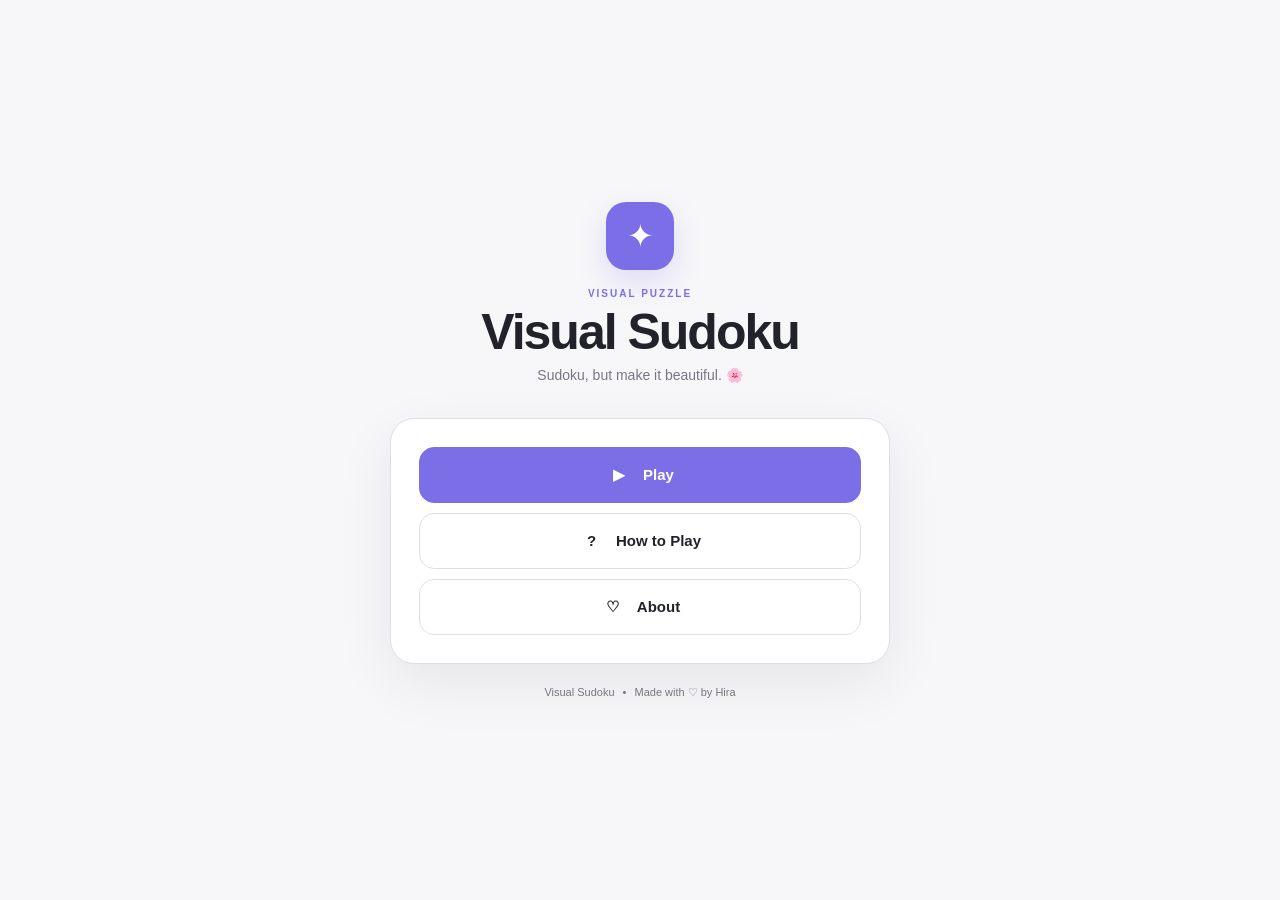
<file: index.html>
<!DOCTYPE html>
<html lang="en">

<head>

    <meta charset="UTF-8">

    <meta
        name="viewport"
        content="width=device-width, initial-scale=1.0"
    >

    <meta
        name="theme-color"
        content="#f7f7f9"
    >

    <meta
        name="description"
        content="Visual Sudoku - a beautiful themed Sudoku puzzle game."
    >

    <title>Visual Sudoku</title>

    <link
        rel="stylesheet"
        href="css/menu.css"
    >

</head>


<body>

    <main class="menu-container">

        <!-- LOGO / TITLE -->

        <section class="menu-header">

            <div class="logo">
                ✦
            </div>

            <p class="eyebrow">
                VISUAL PUZZLE
            </p>

            <h1>
                Visual Sudoku
            </h1>

            <p class="tagline">
                Sudoku, but make it beautiful. 🌸
            </p>

        </section>


        <!-- MAIN MENU -->

        <section
            id="mainMenu"
            class="menu-panel"
        >

            <button
                id="playButton"
                class="menu-button primary"
                type="button"
            >
                <span class="button-icon">
                    ▶
                </span>

                <span>
                    Play
                </span>
            </button>


            <button
                id="howToPlayButton"
                class="menu-button"
                type="button"
            >
                <span class="button-icon">
                    ?
                </span>

                <span>
                    How to Play
                </span>
            </button>


            <button
                id="aboutButton"
                class="menu-button"
                type="button"
            >
                <span class="button-icon">
                    ♡
                </span>

                <span>
                    About
                </span>
            </button>

        </section>


        <!-- =========================
             PLAY SETTINGS
        ========================== -->

        <section
            id="playSettings"
            class="menu-panel hidden"
        >

            <button
                id="backFromPlay"
                class="back-button"
                type="button"
            >
                ← Back
            </button>


            <h2>
                Create Your Puzzle
            </h2>

            <p class="panel-description">
                Choose your difficulty and your world.
            </p>


            <!-- DIFFICULTY -->

            <div class="selection-section">

                <h3>
                    Difficulty
                </h3>

                <div class="choice-grid">

                    <button
                        class="choice-button difficulty-choice"
                        data-value="easy"
                        type="button"
                    >
                        <span class="choice-icon">
                            🌱
                        </span>

                        <span>
                            Easy
                        </span>
                    </button>


                    <button
                        class="choice-button difficulty-choice selected"
                        data-value="medium"
                        type="button"
                    >
                        <span class="choice-icon">
                            🌿
                        </span>

                        <span>
                            Medium
                        </span>
                    </button>


                    <button
                        class="choice-button difficulty-choice"
                        data-value="hard"
                        type="button"
                    >
                        <span class="choice-icon">
                            🌳
                        </span>

                        <span>
                            Hard
                        </span>
                    </button>

                </div>

            </div>


            <!-- THEME -->

            <div class="selection-section">

                <h3>
                    Theme
                </h3>

                <div class="choice-grid">

                    <button
                        class="choice-button theme-choice selected"
                        data-value="numbers"
                        type="button"
                    >
                        <span class="choice-icon">
                            123
                        </span>

                        <span>
                            Numbers
                        </span>
                    </button>


                    <button
                        class="choice-button theme-choice"
                        data-value="fruits"
                        type="button"
                    >
                        <span class="choice-icon">
                            🍎
                        </span>

                        <span>
                            Fruits
                        </span>
                    </button>


                    <button
                        class="choice-button theme-choice"
                        data-value="flowers"
                        type="button"
                    >
                        <span class="choice-icon">
                            🌸
                        </span>

                        <span>
                            Flowers
                        </span>
                    </button>

                </div>

            </div>


            <button
                id="startGameButton"
                class="menu-button primary start-button"
                type="button"
            >
                Start Game
                <span>→</span>
            </button>

        </section>


        <!-- =========================
             HOW TO PLAY
        ========================== -->

        <section
            id="howToPlay"
            class="info-panel hidden"
        >

            <button
                id="backFromHowToPlay"
                class="back-button"
                type="button"
            >
                ← Back
            </button>


            <h2>
                How to Play
            </h2>


            <div class="instructions">

                <div class="instruction">

                    <span class="instruction-number">
                        1
                    </span>

                    <p>
                        Fill every empty cell of the
                        9×9 board.
                    </p>

                </div>


                <div class="instruction">

                    <span class="instruction-number">
                        2
                    </span>

                    <p>
                        Each row must contain every
                        symbol exactly once.
                    </p>

                </div>


                <div class="instruction">

                    <span class="instruction-number">
                        3
                    </span>

                    <p>
                        Each column must contain every
                        symbol exactly once.
                    </p>

                </div>


                <div class="instruction">

                    <span class="instruction-number">
                        4
                    </span>

                    <p>
                        Each 3×3 square must also contain
                        every symbol exactly once.
                    </p>

                </div>


                <div class="instruction">

                    <span class="instruction-number">
                        5
                    </span>

                    <p>
                        Numbers, fruits and flowers all
                        follow exactly the same Sudoku rules.
                    </p>

                </div>


                <div class="instruction">

                    <span class="instruction-number">
                        6
                    </span>

                    <p>
                        If you make a mistake, the cell
                        will turn red. ❤️‍🩹
                    </p>

                </div>


                <div class="instruction">

                    <span class="instruction-number">
                        7
                    </span>

                    <p>
                        Need help? Use the Hint button
                        to reveal a correct symbol.
                    </p>

                </div>

            </div>


            <div class="tip">

                💡
                <strong>Tip:</strong>
                Take your time. Sudoku is about logic,
                not speed.

            </div>

        </section>


        <!-- =========================
             ABOUT
        ========================== -->

        <section
            id="about"
            class="info-panel hidden"
        >

            <button
                id="backFromAbout"
                class="back-button"
                type="button"
            >
                ← Back
            </button>


            <div class="about-icon">
                🌸
            </div>


            <h2>
                About Visual Sudoku
            </h2>


            <p class="about-text">

                Visual Sudoku is a themed Sudoku game
                created by <strong>Hira</strong>.

                <br><br>

                Instead of using only traditional numbers,
                the game lets you explore Sudoku through
                beautiful visual themes such as fruits
                and flowers.

                <br><br>

                It was created with a simple idea:

                <strong>
                    logic games can be beautiful too.
                </strong>

            </p>


            <div class="creator-card">

                <span>
                    Created by
                </span>

                <strong>
                    Hira
                </strong>


                <a
                    href="mailto:hirafuyu2003@gmail.com"
                >
                    hirafuyu2003@gmail.com
                </a>

            </div>

        </section>


        <!-- FOOTER -->

        <footer>

            Visual Sudoku

            <span>•</span>

            Made with ♡ by Hira

        </footer>

    </main>


    <script src="js/menu.js"></script>

</body>

</html>
</file>
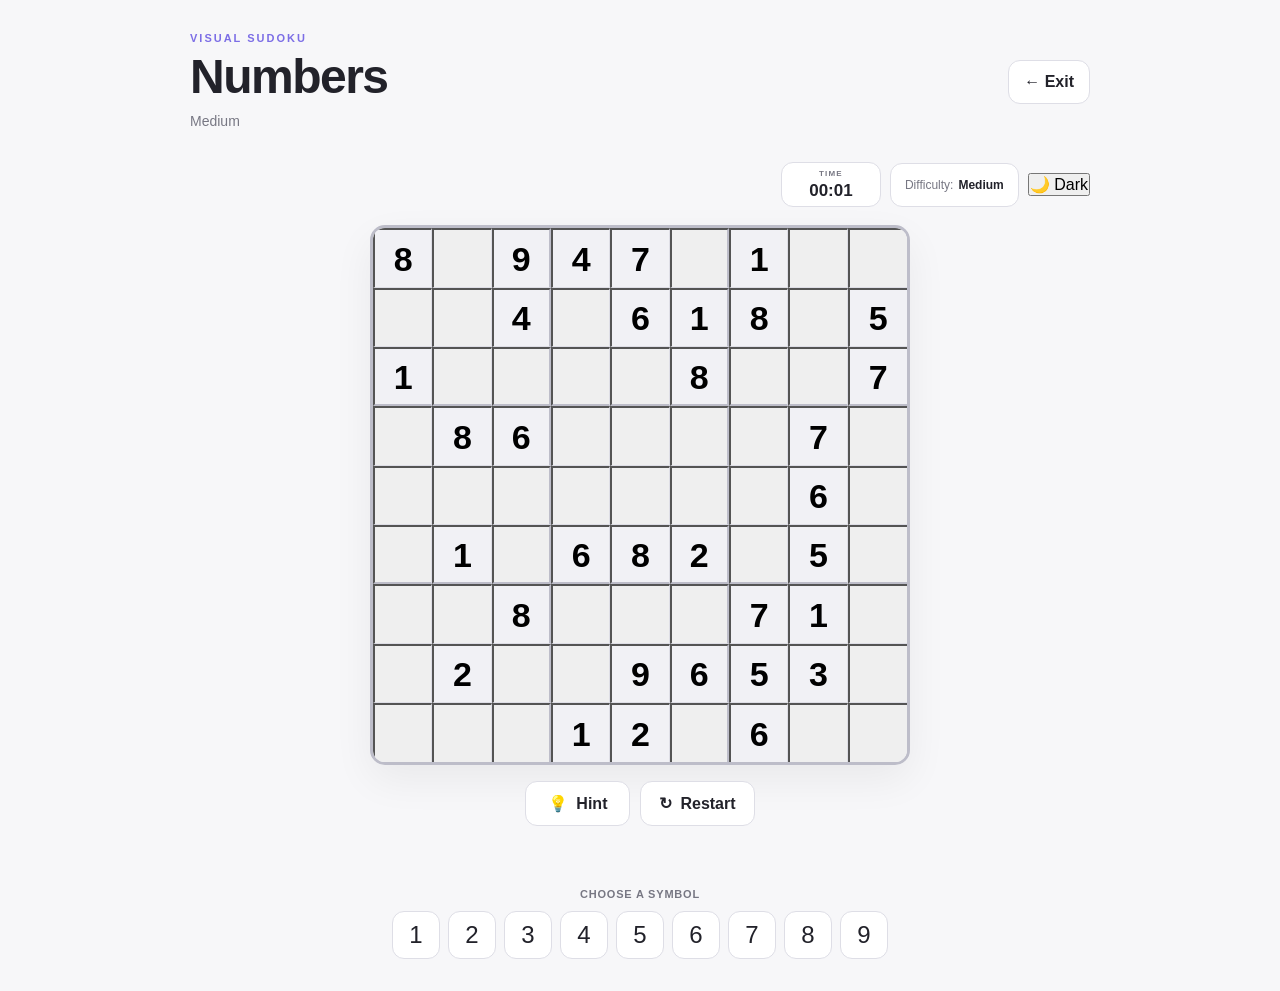
<file: game.html>
<!DOCTYPE html>
<html lang="en">

<head>

    <meta charset="UTF-8">

    <meta
        name="viewport"
        content="width=device-width, initial-scale=1.0, viewport-fit=cover, maximum-scale=1"
    >

    <meta
        name="theme-color"
        content="#f7f7f9"
    >

    <meta
        name="description"
        content="Visual Sudoku game."
    >

    <title>Visual Sudoku — Game</title>

    <link
        rel="stylesheet"
        href="css/style.css"
    >

</head>


<body>

    <main class="app">


        <!-- =========================
             HEADER
        ========================== -->

        <header class="app-header">

            <div class="brand">

                <p class="eyebrow">
                    VISUAL SUDOKU
                </p>

                <h1>
                    <span id="gameThemeName">
                        Numbers
                    </span>
                </h1>

                <p
                    id="gameDifficulty"
                    class="subtitle"
                >
                    Medium
                </p>

            </div>


            <button
                id="exitButton"
                class="exit-button"
                type="button"
            >
                ← Exit
            </button>

        </header>


        <!-- =========================
             GAME INFO
        ========================== -->

        <section class="game-info">

            <div class="timer-box">

                <span class="timer-label">
                    TIME
                </span>

                <strong id="timer">
                    00:00
                </strong>

            </div>


            <div class="game-status">

                <span>
                    Difficulty:
                </span>

                <strong id="difficultyDisplay">
                    Medium
                </strong>

            </div>


            <button
                id="darkMode"
                class="mode-button"
                type="button"
                aria-label="Toggle dark mode"
                aria-pressed="false"
            >

                <span
                    id="modeIcon"
                    aria-hidden="true"
                >
                    🌙
                </span>

                <span id="modeText">
                    Dark
                </span>

            </button>

        </section>


        <!-- =========================
             BOARD
        ========================== -->

        <section class="game-area">

            <div
                id="sudokuBoard"
                class="sudoku-board"
                aria-label="Sudoku board"
            ></div>


            <div class="game-actions">

                <button
                    id="hintBtn"
                    class="secondary-button"
                    type="button"
                >
                    <span>💡</span>
                    <span class="button-text">Hint</span>
                </button>


                <button
                    id="restartBtn"
                    class="secondary-button"
                    type="button"
                >
                    <span>↻</span>
                    <span class="button-text">Restart</span>
                </button>

            </div>


            <p
                id="message"
                class="message"
                aria-live="polite"
            ></p>

        </section>


        <!-- =========================
             SYMBOL PALETTE
        ========================== -->

        <section
            class="palette-section"
            aria-label="Symbol selection"
        >

            <p class="palette-title">
                Choose a symbol
            </p>


            <div
                id="symbolPalette"
                class="symbol-palette"
            ></div>

        </section>


        <!-- =========================
             WIN MODAL
        ========================== -->

        <div
            id="winModal"
            class="modal hidden"
            role="dialog"
            aria-modal="true"
            aria-labelledby="winTitle"
        >

            <div class="modal-content">

                <div class="win-icon">
                    ✨
                </div>

                <h2 id="winTitle">
                    Puzzle Complete!
                </h2>

                <p>
                    Beautifully solved. 🌸
                </p>

                <p>
                    Time:
                    <strong id="finalTime">
                        00:00
                    </strong>
                </p>


                <button
                    id="nextGameBtn"
                    class="primary-button modal-button"
                    type="button"
                >
                    New Puzzle
                </button>


                <button
                    id="winExitButton"
                    class="secondary-button modal-button"
                    type="button"
                >
                    Main Menu
                </button>

            </div>

        </div>


    </main>


    <script src="js/sudoku.js"></script>
    <script src="js/themes.js"></script>
    <script src="js/game.js"></script>
    <script src="js/app.js"></script>
    


</body>

</html>
</file>
<file: css/menu.css>
:root {

    --background: #f7f7f9;
    --surface: #ffffff;
    --surface-soft: #f1f1f5;

    --text: #22222a;
    --text-soft: #777783;

    --border: #dedee6;

    --accent: #7c6ee6;
    --accent-soft: #ebe8ff;

    --shadow:
        0 20px 60px rgba(0, 0, 0, 0.07);

}


* {

    box-sizing: border-box;

    margin: 0;

    padding: 0;

}


body {

    min-height: 100vh;

    background: var(--background);

    color: var(--text);

    font-family:
        Inter,
        -apple-system,
        BlinkMacSystemFont,
        "Segoe UI",
        sans-serif;

    display: flex;

    justify-content: center;

    align-items: center;

    padding: 30px 15px;

}


.menu-container {

    width: 100%;

    max-width: 500px;

    text-align: center;

}


/* ================================
   HEADER
================================ */

.menu-header {

    margin-bottom: 35px;

}


.logo {

    width: 68px;

    height: 68px;

    margin: 0 auto 18px;

    display: flex;

    align-items: center;

    justify-content: center;

    border-radius: 20px;

    background: var(--accent);

    color: white;

    font-size: 32px;

    box-shadow:
        0 12px 30px
        rgba(
            124,
            110,
            230,
            0.2
        );

}


.eyebrow {

    color: var(--accent);

    font-size: 10px;

    font-weight: 800;

    letter-spacing: 2px;

    margin-bottom: 8px;

}


h1 {

    font-size:
        clamp(
            34px,
            8vw,
            50px
        );

    letter-spacing: -2px;

    line-height: 1;

}


.tagline {

    margin-top: 10px;

    color: var(--text-soft);

    font-size: 14px;

}


/* ================================
   PANELS
================================ */

.menu-panel,
.info-panel {

    width: 100%;

    background: var(--surface);

    border: 1px solid var(--border);

    border-radius: 24px;

    padding: 28px;

    box-shadow: var(--shadow);

}


.hidden {

    display: none !important;

}


/* ================================
   MENU BUTTONS
================================ */

.menu-button {

    width: 100%;

    min-height: 56px;

    border-radius: 15px;

    border: 1px solid var(--border);

    background: var(--surface);

    color: var(--text);

    display: flex;

    align-items: center;

    justify-content: center;

    gap: 12px;

    font-size: 15px;

    font-weight: 650;

    margin-bottom: 10px;

    cursor: pointer;

    transition:
        transform 0.15s ease,
        background 0.2s ease,
        border-color 0.2s ease;

}


.menu-button:last-child {

    margin-bottom: 0;

}


.menu-button:hover {

    transform: translateY(-2px);

    border-color: var(--accent);

}


.menu-button.primary {

    background: var(--accent);

    border-color: var(--accent);

    color: white;

}


.button-icon {

    width: 25px;

    font-weight: 800;

}


.start-button {

    margin-top: 5px;

}


/* ================================
   BACK
================================ */

.back-button {

    border: none;

    background: transparent;

    color: var(--text-soft);

    cursor: pointer;

    font-size: 13px;

    margin-bottom: 22px;

}


.back-button:hover {

    color: var(--accent);

}


/* ================================
   SETTINGS
================================ */

.menu-panel h2,
.info-panel h2 {

    font-size: 26px;

    letter-spacing: -0.7px;

}


.panel-description {

    color: var(--text-soft);

    font-size: 13px;

    margin-top: 7px;

    margin-bottom: 25px;

}


.selection-section {

    text-align: left;

    margin-bottom: 22px;

}


.selection-section h3 {

    font-size: 11px;

    text-transform: uppercase;

    letter-spacing: 1px;

    color: var(--text-soft);

    margin-bottom: 9px;

}


.choice-grid {

    display: grid;

    grid-template-columns:
        repeat(3, 1fr);

    gap: 8px;

}


.choice-button {

    min-height: 78px;

    border-radius: 14px;

    border: 1px solid var(--border);

    background: var(--surface);

    color: var(--text);

    display: flex;

    flex-direction: column;

    align-items: center;

    justify-content: center;

    gap: 6px;

    cursor: pointer;

    transition:
        0.15s ease;

}


.choice-button:hover {

    border-color: var(--accent);

}


.choice-button.selected {

    border-color: var(--accent);

    background: var(--accent-soft);

    color: var(--accent);

}


.choice-icon {

    font-size: 22px;

    line-height: 1;

}


.choice-button span:last-child {

    font-size: 12px;

    font-weight: 650;

}


/* ================================
   INSTRUCTIONS
================================ */

.instructions {

    text-align: left;

    margin-top: 25px;

}


.instruction {

    display: flex;

    align-items: flex-start;

    gap: 12px;

    margin-bottom: 14px;

}


.instruction-number {

    width: 25px;

    height: 25px;

    flex: 0 0 25px;

    border-radius: 50%;

    background: var(--accent-soft);

    color: var(--accent);

    display: flex;

    align-items: center;

    justify-content: center;

    font-size: 11px;

    font-weight: 800;

}


.instruction p {

    color: var(--text-soft);

    font-size: 13px;

    line-height: 1.55;

}


.tip {

    margin-top: 22px;

    padding: 14px;

    border-radius: 13px;

    background: var(--surface-soft);

    color: var(--text-soft);

    font-size: 12px;

    line-height: 1.5;

    text-align: left;

}


/* ================================
   ABOUT
================================ */

.about-icon {

    font-size: 42px;

    margin-bottom: 15px;

}


.about-text {

    color: var(--text-soft);

    font-size: 14px;

    line-height: 1.7;

    margin-top: 18px;

}


.creator-card {

    display: flex;

    flex-direction: column;

    gap: 5px;

    margin-top: 24px;

    padding: 18px;

    border-radius: 15px;

    background: var(--surface-soft);

}


.creator-card span {

    color: var(--text-soft);

    font-size: 11px;

}


.creator-card strong {

    font-size: 18px;

}


.creator-card a {

    color: var(--accent);

    font-size: 13px;

    text-decoration: none;

    margin-top: 3px;

}


.creator-card a:hover {

    text-decoration: underline;

}


/* ================================
   FOOTER
================================ */

footer {

    color: var(--text-soft);

    font-size: 11px;

    margin-top: 22px;

}


footer span {

    margin: 0 5px;

}


/* ================================
   MOBILE
================================ */

@media (max-width: 500px) {

    body {

        padding:
            20px
            10px;

        align-items: flex-start;

    }


    .menu-container {

        margin-top: 25px;

    }


    .menu-header {

        margin-bottom: 25px;

    }


    .logo {

        width: 58px;

        height: 58px;

        border-radius: 17px;

        font-size: 27px;

    }


    h1 {

        font-size: 34px;

    }


    .menu-panel,
    .info-panel {

        padding: 22px 16px;

        border-radius: 20px;

    }


    .choice-grid {

        gap: 6px;

    }


    .choice-button {

        min-height: 70px;

    }

}
</file>
<file: css/style.css>
/* =========================================
   VISUAL SUDOKU
   Global Styles
========================================= */

:root {

    --background: #f7f7f9;
    --surface: #ffffff;
    --surface-soft: #f1f1f5;

    --text: #22222a;
    --text-soft: #777783;

    --border: #dedee6;
    --border-strong: #bdbdc9;

    --accent: #7c6ee6;
    --accent-soft: #ebe8ff;

    --success: #4caf78;
    --success-soft: #e9f8ef;

    --error: #e56b6f;
    --error-soft: #ffe9ea;

    --radius: 16px;

    --board-size: min(
        90vw,
        540px
    );

    --safe-bottom: env(
        safe-area-inset-bottom,
        0px
    );
}


/* =========================================
   RESET
========================================= */

* {
    box-sizing: border-box;
    margin: 0;
    padding: 0;
}


html {
    min-height: 100%;
}


body {

    min-height: 100vh;

    background: var(--background);

    color: var(--text);

    font-family:
        Inter,
        -apple-system,
        BlinkMacSystemFont,
        "Segoe UI",
        Roboto,
        Helvetica,
        Arial,
        sans-serif;

    -webkit-font-smoothing: antialiased;

    text-rendering: optimizeLegibility;

    padding:
        32px
        20px
        calc(32px + var(--safe-bottom));
}


button,
select {
    font: inherit;
}


button {
    cursor: pointer;
    -webkit-tap-highlight-color: transparent;
}


select {
    -webkit-tap-highlight-color: transparent;
}


/* =========================================
   APP
========================================= */

.app {

    width: 100%;

    max-width: 900px;

    margin: 0 auto;
}


/* =========================================
   HEADER
========================================= */

.app-header {

    display: flex;

    justify-content: space-between;

    align-items: center;

    gap: 20px;

    margin-bottom: 30px;
}


.brand {
    min-width: 0;
}


.eyebrow {

    color: var(--accent);

    font-size: 11px;

    font-weight: 800;

    letter-spacing: 2px;

    margin-bottom: 8px;
}


h1 {

    font-size: clamp(
        30px,
        5vw,
        48px
    );

    line-height: 1.05;

    letter-spacing: -1.5px;
}


.subtitle {

    color: var(--text-soft);

    font-size: 14px;

    margin-top: 9px;

    line-height: 1.5;
}


/* =========================================
   BUTTONS
========================================= */

.primary-button,
.secondary-button {

    border-radius: 12px;

    padding: 12px 18px;

    font-weight: 650;

    border: none;

    min-height: 44px;

    transition:
        transform 0.15s ease,
        box-shadow 0.15s ease,
        background 0.15s ease;

    touch-action: manipulation;
}


.primary-button {

    background: var(--accent);

    color: white;

    box-shadow:
        0 5px 15px rgba(
            124,
            110,
            230,
            0.18
        );
}


.secondary-button {

    background: var(--surface);

    color: var(--text);

    border: 1px solid var(--border);
}


.primary-button:hover,
.secondary-button:hover {

    transform: translateY(-2px);
}


.primary-button:active,
.secondary-button:active {

    transform: scale(0.97);
}


.primary-button:focus-visible,
.secondary-button:focus-visible,
select:focus-visible {

    outline: 3px solid var(--accent-soft);

    outline-offset: 2px;
}


/* =========================================
   CONTROLS
========================================= */

.controls {

    display: grid;

    grid-template-columns:
        minmax(120px, 1fr)
        minmax(120px, 1fr)
        auto;

    align-items: end;

    gap: 12px;

    margin-bottom: 22px;
}


.control-group {

    display: flex;

    flex-direction: column;

    gap: 7px;
}


.control-group label {

    color: var(--text-soft);

    font-size: 11px;

    font-weight: 750;

    text-transform: uppercase;

    letter-spacing: 0.8px;
}


select {

    width: 100%;

    min-height: 44px;

    background: var(--surface);

    border: 1px solid var(--border);

    border-radius: 12px;

    padding: 10px 34px 10px 13px;

    color: var(--text);

    outline: none;

    cursor: pointer;
}


select:focus {

    border-color: var(--accent);
}


.timer-box {

    min-width: 100px;

    min-height: 44px;

    padding: 7px 15px;

    border-radius: 12px;

    background: var(--surface);

    border: 1px solid var(--border);

    display: flex;

    flex-direction: column;

    justify-content: center;

    align-items: center;

    text-align: center;
}


.timer-label {

    display: block;

    font-size: 8px;

    font-weight: 800;

    letter-spacing: 1.2px;

    color: var(--text-soft);

    line-height: 1;
}


#timer {

    margin-top: 4px;

    font-size: 17px;

    line-height: 1;
}


/* =========================================
   GAME
========================================= */

.game-area {

    display: flex;

    flex-direction: column;

    align-items: center;
}


/* =========================================
   SUDOKU BOARD
========================================= */

.sudoku-board {

    width: var(--board-size);

    height: var(--board-size);

    display: grid;

    grid-template-columns:
        repeat(9, 1fr);

    grid-template-rows:
        repeat(9, 1fr);

    background: var(--surface);

    border: 3px solid var(--border-strong);

    border-radius: 15px;

    overflow: hidden;

    box-shadow:
        0 15px 40px
        rgba(0, 0, 0, 0.06);

    /*
        Prevents accidental browser
        gestures while playing.
    */

    touch-action: manipulation;

    user-select: none;
}


/* =========================================
   CELLS
========================================= */

.cell {

    min-width: 0;
    min-height: 0;

    display: flex;

    align-items: center;

    justify-content: center;

    border-right:
        1px solid var(--border);

    border-bottom:
        1px solid var(--border);

    font-size:
        clamp(
            18px,
            4.2vw,
            34px
        );

    line-height: 1;

    user-select: none;

    transition:
        background 0.12s ease,
        transform 0.1s ease;

    overflow: hidden;
}


/*
    Vertical 3x3 boundaries
*/

.cell:nth-child(3n) {

    border-right:
        2px solid
        var(--border-strong);
}


.cell:nth-child(9n) {

    border-right: none;
}


/*
    Horizontal 3x3 boundaries

    Rows 3, 6, and 9.
*/

.cell:nth-child(n + 19):nth-child(-n + 27),
.cell:nth-child(n + 46):nth-child(-n + 54) {

    border-bottom:
        2px solid
        var(--border-strong);
}


.cell:nth-child(n + 73) {

    border-bottom: none;
}


/* =========================================
   CELL STATES
========================================= */

.cell.given {

    background: var(--surface-soft);

    font-weight: 650;
}


.cell.selected {

    background: var(--accent-soft);
}


.cell.related {

    background: #f3f1ff;
}


.cell.error {

    background: var(--error-soft);

    color: var(--error);

    animation:
        shake 0.25s ease;
}


.cell.hint {

    background: var(--success-soft);

    color: var(--success);
}


@keyframes shake {

    0%,
    100% {
        transform: translateX(0);
    }

    25% {
        transform: translateX(-3px);
    }

    75% {
        transform: translateX(3px);
    }
}


/* =========================================
   GAME ACTIONS
========================================= */

.game-actions {

    display: flex;

    justify-content: center;

    gap: 10px;

    margin-top: 16px;
}


.game-actions button {

    min-width: 105px;

    display: flex;

    align-items: center;

    justify-content: center;

    gap: 8px;
}


.button-text {
    display: inline;
}


/* =========================================
   MESSAGE
========================================= */

.message {

    min-height: 24px;

    margin-top: 10px;

    color: var(--text-soft);

    font-size: 13px;

    text-align: center;

    line-height: 1.4;
}


/* =========================================
   SYMBOL PALETTE
========================================= */

.palette-section {

    width: 100%;

    margin-top: 28px;
}


.palette-title {

    color: var(--text-soft);

    font-size: 11px;

    font-weight: 750;

    text-transform: uppercase;

    letter-spacing: 0.8px;

    text-align: center;

    margin-bottom: 11px;
}


.symbol-palette {

    display: flex;

    justify-content: center;

    align-items: center;

    flex-wrap: wrap;

    gap: 8px;
}


.symbol-button {

    width: 48px;

    height: 48px;

    flex: 0 0 48px;

    display: flex;

    align-items: center;

    justify-content: center;

    border-radius: 12px;

    background: var(--surface);

    border: 1px solid var(--border);

    color: var(--text);

    font-size: 24px;

    line-height: 1;

    transition:
        transform 0.15s ease,
        background 0.15s ease,
        border-color 0.15s ease;

    touch-action: manipulation;
}


.symbol-button:hover {

    transform: translateY(-2px);

    background: var(--accent-soft);

    border-color: var(--accent);
}


.symbol-button:active {

    transform: scale(0.94);
}


.symbol-button.active {

    background: var(--accent-soft);

    border-color: var(--accent);
}


/* =========================================
   MODAL
========================================= */

.modal {

    position: fixed;

    inset: 0;

    z-index: 100;

    background:
        rgba(
            20,
            20,
            25,
            0.45
        );

    display: flex;

    align-items: center;

    justify-content: center;

    padding: 20px;

    backdrop-filter: blur(4px);
}


.modal.hidden {

    display: none;
}


.modal-content {

    width: min(
        90vw,
        400px
    );

    background: var(--surface);

    border-radius: 22px;

    padding: 34px 25px;

    text-align: center;

    box-shadow:
        0 30px 80px
        rgba(0, 0, 0, 0.2);

    animation:
        modalAppear
        0.2s ease;
}


@keyframes modalAppear {

    from {
        opacity: 0;
        transform: scale(0.94);
    }

    to {
        opacity: 1;
        transform: scale(1);
    }
}


.win-icon {

    font-size: 44px;

    margin-bottom: 10px;
}


.modal-content h2 {

    font-size: 27px;

    margin-bottom: 8px;
}


.modal-content p {

    color: var(--text-soft);

    margin-bottom: 8px;

    line-height: 1.5;
}


.modal-button {

    margin-top: 17px;
}


/* =========================================
   TABLET
========================================= */

@media (max-width: 700px) {

    body {

        padding:
            25px
            16px
            calc(25px + var(--safe-bottom));
    }


    .app-header {

        margin-bottom: 24px;
    }


    .controls {

        grid-template-columns:
            1fr
            1fr
            auto;
    }


    .timer-box {

        min-width: 85px;
    }
}


/* =========================================
   PHONE
========================================= */

@media (max-width: 520px) {

    body {

        padding:
            18px
            10px
            calc(24px + var(--safe-bottom));
    }


    .app-header {

        align-items: center;

        gap: 12px;

        margin-bottom: 20px;
    }


    .eyebrow {

        font-size: 9px;

        letter-spacing: 1.5px;

        margin-bottom: 5px;
    }


    h1 {

        font-size: 28px;

        letter-spacing: -1px;
    }


    .subtitle {

        font-size: 12px;

        margin-top: 5px;
    }


    .app-header .primary-button {

        min-width: 44px;

        width: 44px;

        height: 44px;

        padding: 0;

        border-radius: 12px;

        font-size: 0;

        flex: 0 0 44px;
    }


    .app-header .primary-button::after {

        content: "+";

        font-size: 22px;

        line-height: 1;
    }


    .controls {

        grid-template-columns:
            1fr
            1fr;

        gap: 8px;

        margin-bottom: 16px;
    }


    .timer-box {

        grid-column: 1 / -1;

        width: 100%;

        min-height: 40px;

        flex-direction: row;

        gap: 8px;

        justify-content: center;
    }


    .timer-label {

        margin-top: 1px;
    }


    #timer {

        margin-top: 0;

        font-size: 16px;
    }


    select {

        min-height: 42px;

        padding:
            9px
            28px
            9px
            10px;

        font-size: 13px;
    }

    /* Mobile-friendly game actions */
    .game-actions {
        gap: 8px;
        margin-top: 12px;
    }

    .game-actions button {
        flex: 1;
        min-width: 0;
        padding: 10px 8px;
        font-size: 12px;
    }

    .game-actions button .button-text {
        display: none;
    }

    .game-actions button span:first-child {
        font-size: 18px;
    }

}


/* =========================================
   REDUCED MOTION
========================================= */

@media (prefers-reduced-motion: reduce) {

    *,
    *::before,
    *::after {

        scroll-behavior: auto !important;

        animation-duration:
            0.01ms !important;

        animation-iteration-count:
            1 !important;

        transition-duration:
            0.01ms !important;
    }
}

/* =========================================
   GAME HEADER EXIT BUTTON
========================================= */

.exit-button {

    min-height: 44px;

    padding: 10px 15px;

    border-radius: 12px;

    border: 1px solid var(--border);

    background: var(--surface);

    color: var(--text);

    font-weight: 650;

    cursor: pointer;

    transition:
        0.15s ease;
}


.exit-button:hover {

    transform: translateY(-2px);

    border-color: var(--accent);

}


/* =========================================
   GAME INFORMATION
========================================= */

.game-info {

    display: flex;

    align-items: center;

    justify-content: flex-end;

    gap: 9px;

    margin-bottom: 18px;

}


.game-status {

    min-height: 44px;

    padding:
        8px
        14px;

    border-radius: 12px;

    border: 1px solid var(--border);

    background: var(--surface);

    color: var(--text-soft);

    display: flex;

    align-items: center;

    gap: 5px;

    font-size: 12px;

}


.game-status strong {

    color: var(--text);

}


.game-info .timer-box {

    min-height: 44px;

}


/* =========================================
   MOBILE GAME INFO
========================================= */

@media (max-width: 520px) {

    .game-info {

        display: grid;

        grid-template-columns:
            1fr 1fr;

        gap: 7px;

        margin-bottom: 13px;

    }


    .game-status {

        justify-content: center;

        padding:
            8px
            7px;

        font-size: 11px;

    }


    .game-info .timer-box {

        width: 100%;

    }


    .game-info .mode-button {

        grid-column: 1 / 3;

        width: 100%;

    }


    .exit-button {

        font-size: 12px;

        padding:
            9px
            11px;

    }

}

/* =========================================
   DARK MODE
========================================= */

body.dark-mode {
    background: #111318;
    color: #f1f3f5;
}

/* Main containers */

body.dark-mode .game-container,
body.dark-mode .game-header,
body.dark-mode .game-info,
body.dark-mode .controls {
    color: #f1f3f5;
}


/* Header */

body.dark-mode .game-title,
body.dark-mode h1,
body.dark-mode h2,
body.dark-mode h3 {
    color: #f1f3f5;
}


body.dark-mode .subtitle,
body.dark-mode .difficulty-label {
    color: #aeb4c0;
}


/* Timer */

body.dark-mode .timer-box {
    background: #1a1d24;
    border-color: #333842;
    color: #f1f3f5;
}


body.dark-mode .timer-label {
    color: #aeb4c0;
}


/* Buttons */

body.dark-mode .secondary-button,
body.dark-mode .exit-button {
    background: #1a1d24;
    border-color: #333842;
    color: #f1f3f5;
}


body.dark-mode .secondary-button:hover,
body.dark-mode .exit-button:hover {
    border-color: #7c6ee6;
}


body.dark-mode .game-status {
    background: #1a1d24;
    border-color: #333842;
    color: #aeb4c0;
}


body.dark-mode .game-status strong {
    color: #f1f3f5;
}


/* Symbol buttons */

body.dark-mode .symbol-button {
    background: #1a1d24;
    border-color: #333842;
    color: #f1f3f5;
}


body.dark-mode .symbol-button:hover,
body.dark-mode .symbol-button.active {
    background: #2d3139;
    border-color: #7c6ee6;
}


/* Modal */

body.dark-mode .modal-content {
    background: #1a1d24;
    color: #f1f3f5;
}


body.dark-mode .modal-content p {
    color: #aeb4c0;
}
</file>
